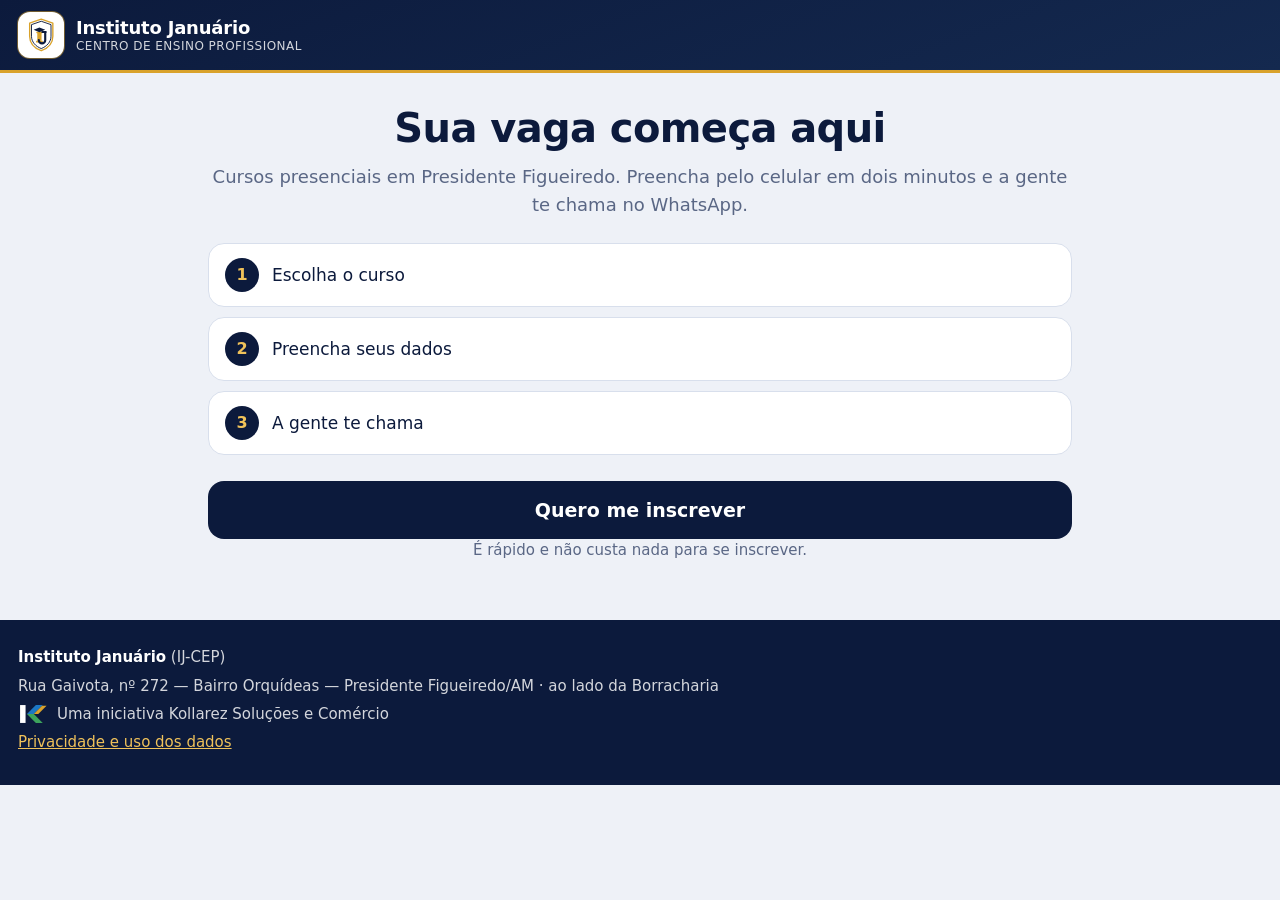
<file: index.html>
<!DOCTYPE html>
<html lang="pt-BR">
<head>
<meta charset="utf-8">
<meta name="viewport" content="width=device-width, initial-scale=1, viewport-fit=cover">
<title>Instituto Januário — Pré-matrícula</title>
<meta name="description" content="Cursos presenciais em Presidente Figueiredo (AM). Faça sua pré-matrícula pelo celular em poucos minutos.">
<meta name="theme-color" content="#123a75">
<!-- Fora do Google de propósito: quem chega aqui vem pelo link do vendedor.
     Quem procura no Google tem que cair no site público do Instituto. -->
<meta name="robots" content="noindex, nofollow">
<link rel="stylesheet" href="style.css?v=6">
</head>
<body>

<a class="pular" href="#inicio">Pular para o conteúdo</a>

<!-- ================= CABEÇALHO ================= -->
<header class="topo">
  <div class="topo-marca">
    <span class="topo-selo" id="topoSelo"></span>
    <span class="topo-nomes">
      <strong id="topoNome">Instituto Januário</strong>
      <small id="topoSub">Centro de Ensino Profissional</small>
    </span>
  </div>
</header>

<main id="inicio">

  <!-- ================= ABERTURA ================= -->
  <section class="capa" id="capa">
    <h1 id="capaTitulo">Comece um curso e mude o seu futuro</h1>
    <p id="capaApoio">Cursos presenciais em Presidente Figueiredo.</p>

    <div class="capa-passos" aria-hidden="true">
      <span><b>1</b> Escolha o curso</span>
      <span><b>2</b> Preencha seus dados</span>
      <span><b>3</b> A gente te chama</span>
    </div>

    <button class="botao botao-grande" type="button" id="btnComecar">
      Quero me inscrever
    </button>

    <p class="capa-nota">É rápido e não custa nada para se inscrever.</p>
  </section>

  <!-- ================= FICHA EM PASSOS ================= -->
  <section class="ficha" id="ficha" hidden>

    <div class="progresso" id="progresso">
      <div class="progresso-barra"><span id="progressoPreenchido"></span></div>
      <p class="progresso-texto" id="progressoTexto">Passo 1 de 5</p>
    </div>

    <form id="formulario" novalidate autocomplete="on">

      <!-- Anti-robô. Fica escondido; pessoa nenhuma vê ou preenche. -->
      <div class="fora-da-tela" aria-hidden="true">
        <label for="campoWebsite">Não preencha este campo</label>
        <input type="text" id="campoWebsite" name="campoWebsite" tabindex="-1" autocomplete="off">
      </div>

      <!-- PASSO 1 — CURSO -->
      <fieldset class="passo" id="passo1" data-passo="1">
        <legend class="passo-titulo">Qual curso você quer fazer?</legend>
        <p class="passo-ajuda">Toque no curso que você tem interesse.</p>
        <div class="cursos" id="listaCursos"></div>
        <p class="erro" id="erroCurso" hidden></p>

        <div class="bloco-condicional" id="blocoTurno" hidden>
          <h3 class="pergunta" id="tituloTurno">Qual horário é melhor para você?</h3>
          <p class="dica" id="dicaTurno">Pode marcar mais de um.</p>
          <div class="turmas" id="listaTurnos"></div>
          <p class="erro" id="erroTurno" hidden></p>
        </div>

        <div class="bloco-condicional" id="blocoFaixa" hidden>
          <h3 class="pergunta">Qual a idade do aluno?</h3>
          <p class="dica">As turmas são separadas por idade.</p>
          <div class="opcoes" id="listaFaixas"></div>
          <p class="erro" id="erroFaixa" hidden></p>
        </div>
      </fieldset>

      <!-- PASSO 2 — DADOS DO ALUNO -->
      <fieldset class="passo" id="passo2" data-passo="2" hidden>
        <legend class="passo-titulo">Sobre quem vai estudar</legend>

        <div class="campo">
          <label for="inNome">Qual o nome completo do aluno?</label>
          <p class="dica">Nome e sobrenome, como está no documento.</p>
          <input type="text" id="inNome" name="nome" autocomplete="name"
                 autocapitalize="words" enterkeyhint="next" required>
          <p class="erro" hidden></p>
        </div>

        <div class="campo">
          <label for="inNascimento">Qual a data de nascimento?</label>
          <p class="dica">Dia, mês e ano. Exemplo: 15/03/2005</p>
          <input type="text" id="inNascimento" name="nascimento"
                 inputmode="numeric" placeholder="__/__/____" maxlength="10"
                 enterkeyhint="next" required>
          <p class="erro" hidden></p>
        </div>

        <div class="campo">
          <span class="rotulo">Sexo</span>
          <div class="opcoes opcoes-curtas" id="listaSexo"></div>
          <p class="erro" id="erroSexo" hidden></p>
        </div>

        <!-- Aparece sozinho quando o aluno é menor de 18 anos -->
        <div class="bloco-responsavel" id="blocoResponsavel" hidden>
          <h3 class="pergunta">O aluno é menor de idade</h3>
          <p class="dica">Precisamos dos dados do pai, mãe ou responsável.</p>

          <div class="campo">
            <label for="inRespNome">Nome completo do responsável</label>
            <input type="text" id="inRespNome" name="responsavelNome"
                   autocapitalize="words" enterkeyhint="next">
            <p class="erro" hidden></p>
          </div>

          <div class="campo">
            <label for="inRespParentesco">O que é do aluno?</label>
            <p class="dica">Exemplo: mãe, pai, avó, tia.</p>
            <input type="text" id="inRespParentesco" name="responsavelParentesco"
                   autocapitalize="words" enterkeyhint="next">
            <p class="erro" hidden></p>
          </div>

          <div class="campo">
            <label for="inRespTelefone">WhatsApp do responsável</label>
            <p class="dica">É neste número que a gente vai falar.</p>
            <input type="tel" id="inRespTelefone" name="responsavelTelefone"
                   inputmode="numeric" placeholder="(92) 99999-9999" maxlength="15"
                   enterkeyhint="next">
            <p class="erro" hidden></p>
          </div>

          <div class="campo">
            <label for="inRespCPF">CPF do responsável</label>
            <p class="dica">Obrigatório. O aluno menor precisa dos dois CPFs.</p>
            <input type="text" id="inRespCPF" name="responsavelCPF"
                   inputmode="numeric" placeholder="000.000.000-00" maxlength="14"
                   enterkeyhint="next" required>
            <p class="erro" hidden></p>
          </div>
        </div>
      </fieldset>

      <!-- PASSO 3 — CONTATO -->
      <fieldset class="passo" id="passo3" data-passo="3" hidden>
        <legend class="passo-titulo">Como falamos com você</legend>

        <div class="campo">
          <label for="inTelefone">Qual o seu WhatsApp?</label>
          <p class="dica">Com o DDD. É por aqui que a gente te responde.</p>
          <input type="tel" id="inTelefone" name="telefone"
                 inputmode="numeric" autocomplete="tel"
                 placeholder="(92) 99999-9999" maxlength="15"
                 enterkeyhint="next" required>
          <p class="erro" hidden></p>
        </div>

        <div class="campo">
          <label for="inEmail">E-mail <span class="marca-opcional">(se tiver)</span></label>
          <input type="email" id="inEmail" name="email" autocomplete="email"
                 inputmode="email" enterkeyhint="next">
          <button type="button" class="botao-vazio" data-limpa="inEmail">Não tenho e-mail</button>
          <p class="erro" hidden></p>
        </div>

        <div class="campo">
          <label for="inInstagram">Instagram <span class="marca-opcional">(se tiver)</span></label>
          <input type="text" id="inInstagram" name="instagram"
                 autocapitalize="none" placeholder="@seuperfil" enterkeyhint="next">
          <button type="button" class="botao-vazio" data-limpa="inInstagram">Não tenho Instagram</button>
          <p class="erro" hidden></p>
        </div>

        <div class="campo">
          <label for="inRua">Rua ou avenida onde você mora</label>
          <input type="text" id="inRua" name="rua" autocomplete="address-line1"
                 autocapitalize="words" enterkeyhint="next" required>
          <p class="erro" hidden></p>
        </div>

        <div class="campo">
          <label for="inBairro">Bairro</label>
          <input type="text" id="inBairro" name="bairro"
                 autocapitalize="words" enterkeyhint="next" required>
          <p class="erro" hidden></p>
        </div>

        <div class="dupla">
          <div class="campo">
            <label for="inCidade">Cidade</label>
            <input type="text" id="inCidade" name="cidade"
                   autocapitalize="words" enterkeyhint="next" required>
            <p class="erro" hidden></p>
          </div>
          <div class="campo campo-curto">
            <label for="inEstado">Estado</label>
            <input type="text" id="inEstado" name="estado" maxlength="2"
                   autocapitalize="characters" enterkeyhint="next" required>
            <p class="erro" hidden></p>
          </div>
        </div>
      </fieldset>

      <!-- PASSO 4 — DOCUMENTOS -->
      <fieldset class="passo" id="passo4" data-passo="4" hidden>
        <legend class="passo-titulo">Documentos do aluno</legend>
        <p class="passo-ajuda">Se não tiver agora, tudo bem — é só avisar no botão.</p>

        <div class="campo">
          <label for="inCPF">CPF do aluno</label>
          <p class="dica">Só os números, a gente coloca os pontos. É obrigatório para fechar a matrícula.</p>
          <input type="text" id="inCPF" name="cpf"
                 inputmode="numeric" placeholder="000.000.000-00" maxlength="14"
                 enterkeyhint="next" required>
          <p class="erro" hidden></p>
        </div>

        <div class="campo">
          <label for="inRG">RG do aluno</label>
          <input type="text" id="inRG" name="rg" enterkeyhint="next">
          <button type="button" class="botao-vazio" data-naotenho="inRG">Não tenho RG agora</button>
          <p class="erro" hidden></p>
        </div>

        <!-- Quem atendeu vem antes de "como ficou sabendo": é a pergunta
             que decide a comissão, então merece o lugar de cima. -->
        <div class="campo" id="campoQuemAtendeu" hidden>
          <span class="rotulo">Alguém do Instituto falou com você sobre o curso?</span>
          <p class="dica">Assim a gente sabe quem te atendeu.</p>
          <div class="opcoes" id="listaQuemAtendeu"></div>
          <p class="erro" id="erroQuemAtendeu" hidden></p>
        </div>

        <div class="campo">
          <span class="rotulo">Como você ficou sabendo do curso?</span>
          <div class="opcoes" id="listaOrigens"></div>
          <p class="erro" id="erroOrigem" hidden></p>
        </div>

        <div class="campo" id="campoOrigemOutro" hidden>
          <label for="inOrigemOutro">Conta pra gente como foi</label>
          <input type="text" id="inOrigemOutro" name="comoSoubeOutro" enterkeyhint="next">
          <p class="erro" hidden></p>
        </div>
      </fieldset>

      <!-- PASSO 5 — CONFERIR E ENVIAR -->
      <fieldset class="passo" id="passo5" data-passo="5" hidden>
        <legend class="passo-titulo">Confira antes de enviar</legend>
        <p class="passo-ajuda">Leia com calma. Se algo estiver errado, toque em "corrigir".</p>

        <div class="revisao" id="revisao"></div>

        <div class="bloco-vendedor-revisao" id="revisaoVendedor"></div>

        <div class="consentimentos">
          <label class="consentimento">
            <input type="checkbox" id="chkContato" name="consenteContato">
            <span>Autorizo o Instituto Januário a entrar em contato comigo para falar sobre a matrícula, turmas, valores, calendário e documentos.</span>
          </label>
          <p class="erro" id="erroContato" hidden></p>

          <label class="consentimento">
            <input type="checkbox" id="chkDados" name="consenteDados">
            <span>Concordo que meus dados sejam guardados pelo Instituto para tratar da minha matrícula. <a href="privacidade.html" target="_blank" rel="noopener">Ver como cuidamos dos seus dados</a>.</span>
          </label>
          <p class="erro" id="erroDados" hidden></p>

          <label class="consentimento" id="consentimentoResponsavel" hidden>
            <input type="checkbox" id="chkResponsavel" name="consenteResponsavel">
            <span>Declaro que sou o responsável legal pelo aluno menor de idade e autorizo esta pré-matrícula.</span>
          </label>
          <p class="erro" id="erroRespDecl" hidden></p>
        </div>

        <button class="botao botao-grande botao-enviar" type="submit" id="btnEnviar">
          Enviar minha pré-matrícula
        </button>
        <p class="capa-nota">Depois de enviar, o WhatsApp abre sozinho para você falar com a gente.</p>
      </fieldset>

      <!-- NAVEGAÇÃO ENTRE PASSOS -->
      <nav class="navegacao" id="navegacao">
        <button class="botao botao-secundario" type="button" id="btnVoltar">Voltar</button>
        <button class="botao" type="button" id="btnContinuar">Continuar</button>
      </nav>

    </form>
  </section>

  <!-- ================= TELA DE SUCESSO ================= -->
  <section class="sucesso" id="sucesso" hidden aria-live="polite">
    <!-- O check é desenhado com traço animado, não é uma fonte nem emoji:
         fica igual em qualquer celular. -->
    <svg class="sucesso-marca" viewBox="0 0 72 72" aria-hidden="true" focusable="false">
      <circle class="sucesso-anel" cx="36" cy="36" r="32"/>
      <path class="sucesso-risco" d="M22 37.5 L32 47 L51 27"/>
    </svg>

    <h2>Pronto! Recebemos sua pré-matrícula.</h2>
    <p class="sucesso-nome" id="sucessoNome"></p>

    <div class="sucesso-proximos">
      <h3>O que acontece agora</h3>
      <ol>
        <li>O WhatsApp abre com sua mensagem já escrita — é só tocar em enviar.</li>
        <li>A nossa equipe confirma sua vaga e explica valores e horários.</li>
        <li>Você vem à escola com os documentos e fecha a matrícula.</li>
      </ol>
    </div>

    <div class="sucesso-documentos" id="sucessoDocumentos"></div>

    <a class="botao botao-grande botao-zap" id="linkZapReserva" href="#" target="_blank" rel="noopener">
      O WhatsApp não abriu? Toque aqui
    </a>

    <button class="botao botao-secundario" type="button" id="btnNovaFicha">
      Fazer outra pré-matrícula
    </button>
  </section>

</main>

<!-- ================= RODAPÉ ================= -->
<footer class="rodape">
  <p><strong id="rodapeNome">Instituto Januário</strong> <span id="rodapeSigla"></span></p>
  <p id="rodapeEndereco"></p>
  <p id="rodapeParceria"></p>
  <p><a href="privacidade.html">Privacidade e uso dos dados</a></p>
</footer>

<script src="config.js?v=6"></script>
<script src="marca.js?v=6"></script>
<script src="app.js?v=6"></script>
</body>
</html>
</file>
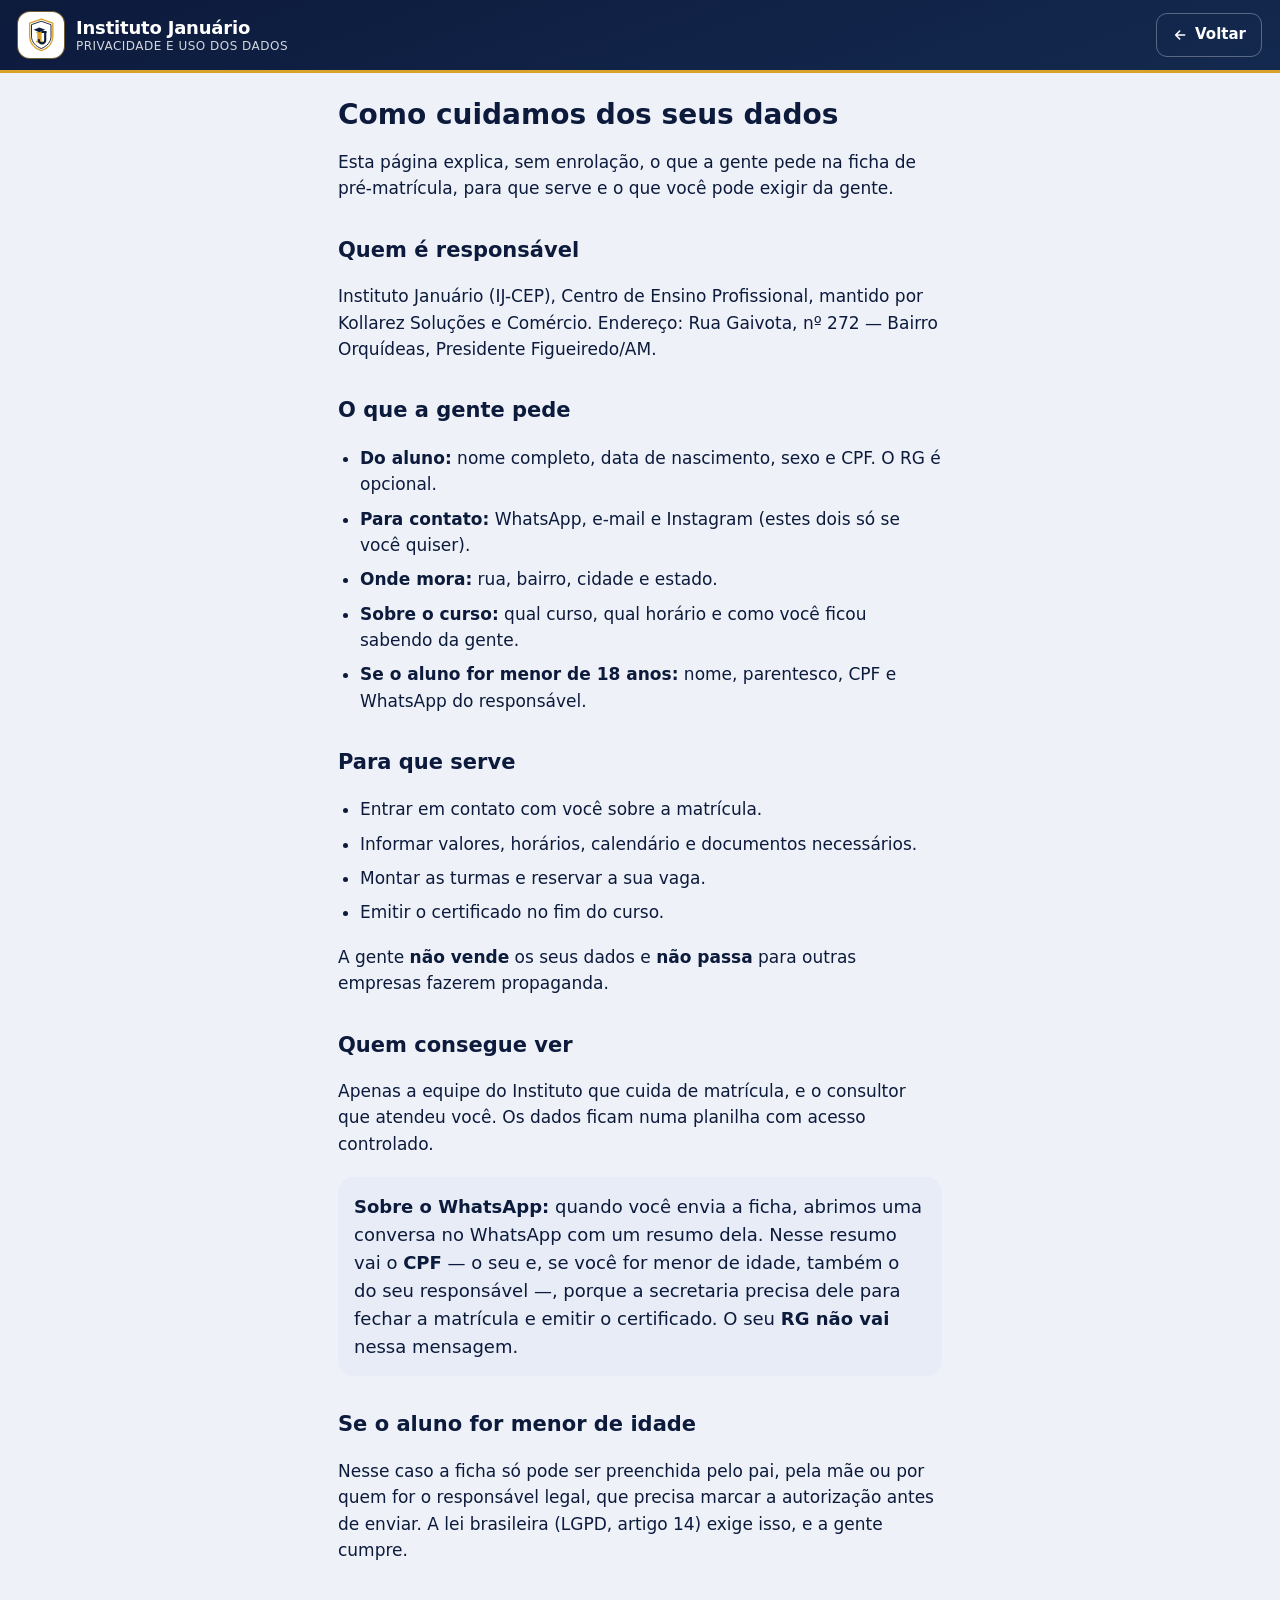
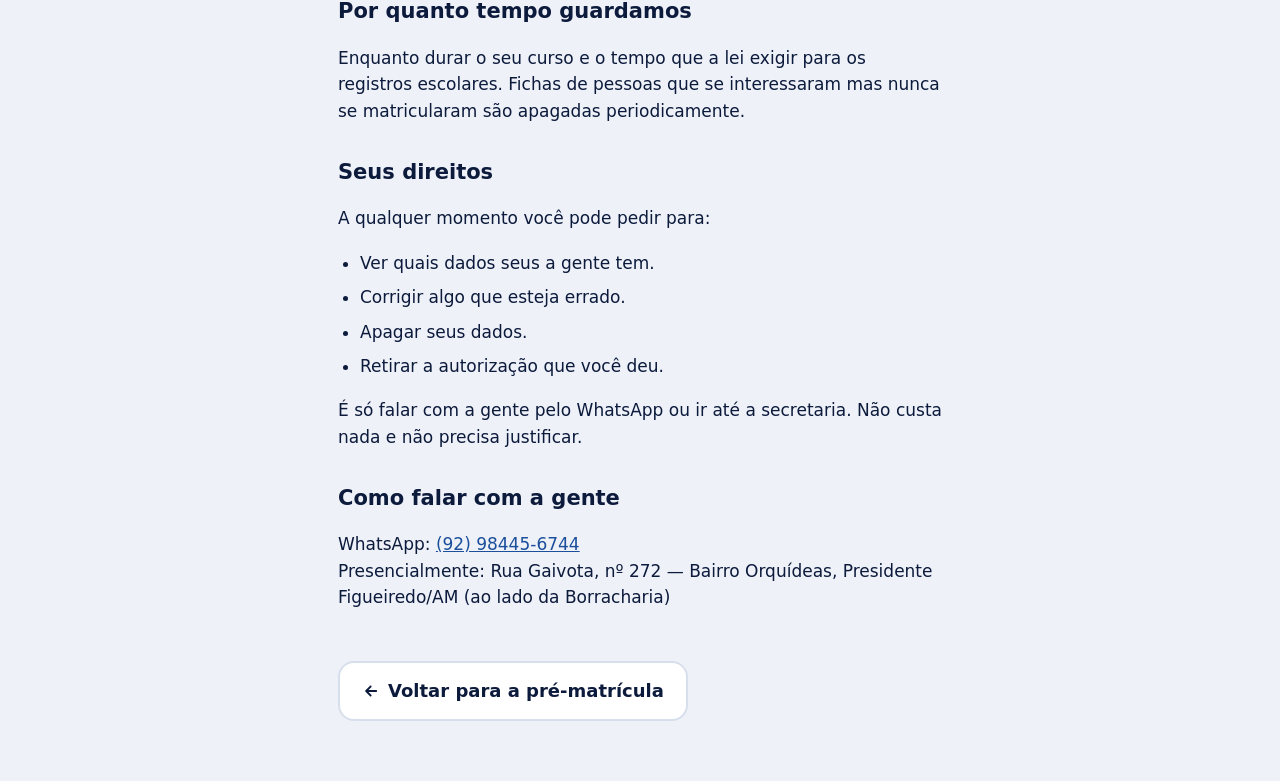
<file: privacidade.html>
<!DOCTYPE html>
<html lang="pt-BR">
<head>
<meta charset="utf-8">
<meta name="viewport" content="width=device-width, initial-scale=1">
<title>Privacidade e uso dos dados — Instituto Januário</title>
<link rel="stylesheet" href="style.css?v=6">
<style>
  .texto { max-width: 640px; margin: 0 auto; padding: 24px 18px 60px; }
  .texto h1 { font-size: 28px; line-height: 1.25; margin: 0 0 8px; }
  .texto h2 { font-size: 21px; margin: 32px 0 8px; }
  .texto p, .texto li { font-size: 17px; }
  .texto ul { padding-left: 22px; }
  .texto li { margin-bottom: 8px; }
  .destaque {
    background: var(--marcaSuave); border-radius: var(--raio);
    padding: 16px; margin: 20px 0;
  }
</style>
</head>
<body>

<header class="topo">
  <div class="topo-marca">
    <span class="topo-selo" id="topoSelo"></span>
    <span class="topo-nomes">
      <strong id="hNome">Instituto Januário</strong>
      <small>Privacidade e uso dos dados</small>
    </span>

    <!-- Voltar também aqui em cima: quem abre esta página no meio do
         formulário não deveria precisar rolar até o fim para sair. -->
    <a class="topo-voltar" href="index.html" aria-label="Voltar para a pré-matrícula">
      <svg class="icone" viewBox="0 0 24 24" aria-hidden="true" fill="none"
           stroke="currentColor" stroke-width="2.4" stroke-linecap="round" stroke-linejoin="round">
        <path d="M19 12H6M11.5 6l-6 6 6 6"/>
      </svg>
      Voltar
    </a>
  </div>
</header>

<main class="texto">
  <h1>Como cuidamos dos seus dados</h1>
  <p>Esta página explica, sem enrolação, o que a gente pede na ficha de
     pré-matrícula, para que serve e o que você pode exigir da gente.</p>

  <h2>Quem é responsável</h2>
  <p id="pResponsavel"></p>

  <h2>O que a gente pede</h2>
  <ul>
    <li><strong>Do aluno:</strong> nome completo, data de nascimento, sexo e CPF. O RG é opcional.</li>
    <li><strong>Para contato:</strong> WhatsApp, e-mail e Instagram (estes dois só se você quiser).</li>
    <li><strong>Onde mora:</strong> rua, bairro, cidade e estado.</li>
    <li><strong>Sobre o curso:</strong> qual curso, qual horário e como você ficou sabendo da gente.</li>
    <li><strong>Se o aluno for menor de 18 anos:</strong> nome, parentesco, CPF e WhatsApp do responsável.</li>
  </ul>

  <h2>Para que serve</h2>
  <ul>
    <li>Entrar em contato com você sobre a matrícula.</li>
    <li>Informar valores, horários, calendário e documentos necessários.</li>
    <li>Montar as turmas e reservar a sua vaga.</li>
    <li>Emitir o certificado no fim do curso.</li>
  </ul>
  <p>A gente <strong>não vende</strong> os seus dados e <strong>não passa</strong>
     para outras empresas fazerem propaganda.</p>

  <h2>Quem consegue ver</h2>
  <p>Apenas a equipe do Instituto que cuida de matrícula, e o consultor que
     atendeu você. Os dados ficam numa planilha com acesso controlado.</p>
  <div class="destaque">
    <strong>Sobre o WhatsApp:</strong> quando você envia a ficha, abrimos uma
    conversa no WhatsApp com um resumo dela. Nesse resumo vai o
    <strong>CPF</strong> — o seu e, se você for menor de idade, também o do seu
    responsável —, porque a secretaria precisa dele para fechar a matrícula e
    emitir o certificado. O seu <strong>RG não vai</strong> nessa mensagem.
  </div>

  <h2>Se o aluno for menor de idade</h2>
  <p>Nesse caso a ficha só pode ser preenchida pelo pai, pela mãe ou por quem for
     o responsável legal, que precisa marcar a autorização antes de enviar.
     A lei brasileira (LGPD, artigo 14) exige isso, e a gente cumpre.</p>

  <h2>Por quanto tempo guardamos</h2>
  <p>Enquanto durar o seu curso e o tempo que a lei exigir para os registros
     escolares. Fichas de pessoas que se interessaram mas nunca se matricularam
     são apagadas periodicamente.</p>

  <h2>Seus direitos</h2>
  <p>A qualquer momento você pode pedir para:</p>
  <ul>
    <li>Ver quais dados seus a gente tem.</li>
    <li>Corrigir algo que esteja errado.</li>
    <li>Apagar seus dados.</li>
    <li>Retirar a autorização que você deu.</li>
  </ul>
  <p>É só falar com a gente pelo WhatsApp ou ir até a secretaria. Não custa nada
     e não precisa justificar.</p>

  <h2>Como falar com a gente</h2>
  <p id="pContato"></p>

  <a class="botao botao-secundario voltar-rodape" href="index.html">
    <svg class="icone" viewBox="0 0 24 24" aria-hidden="true" fill="none"
         stroke="currentColor" stroke-width="2.4" stroke-linecap="round" stroke-linejoin="round">
      <path d="M19 12H6M11.5 6l-6 6 6 6"/>
    </svg>
    Voltar para a pré-matrícula
  </a>
</main>

<script src="config.js?v=6"></script>
<script src="marca.js?v=6"></script>
<script>
  document.getElementById("topoSelo").innerHTML = MARCA.selo(38);
  document.title = 'Privacidade — ' + INSTITUTO.nome;
  document.getElementById('hNome').textContent = INSTITUTO.nome;

  document.getElementById('pResponsavel').textContent =
    `${INSTITUTO.nome} (${INSTITUTO.sigla}), ${INSTITUTO.subtitulo}, ` +
    `mantido por ${INSTITUTO.parceira}. Endereço: ${INSTITUTO.endereco}, ` +
    `${INSTITUTO.cidade}/${INSTITUTO.estado}.`;

  const numero = INSTITUTO.whatsappGeral;
  const legivel = numero.replace(/^55(\d{2})(\d{5})(\d{4})$/, '($1) $2-$3');
  document.getElementById('pContato').innerHTML =
    `WhatsApp: <a href="https://wa.me/${numero}" target="_blank" rel="noopener">${legivel}</a>` +
    `<br>Presencialmente: ${INSTITUTO.endereco}, ${INSTITUTO.cidade}/${INSTITUTO.estado}` +
    (INSTITUTO.referencia ? ` (${INSTITUTO.referencia})` : '');
</script>
</body>
</html>
</file>
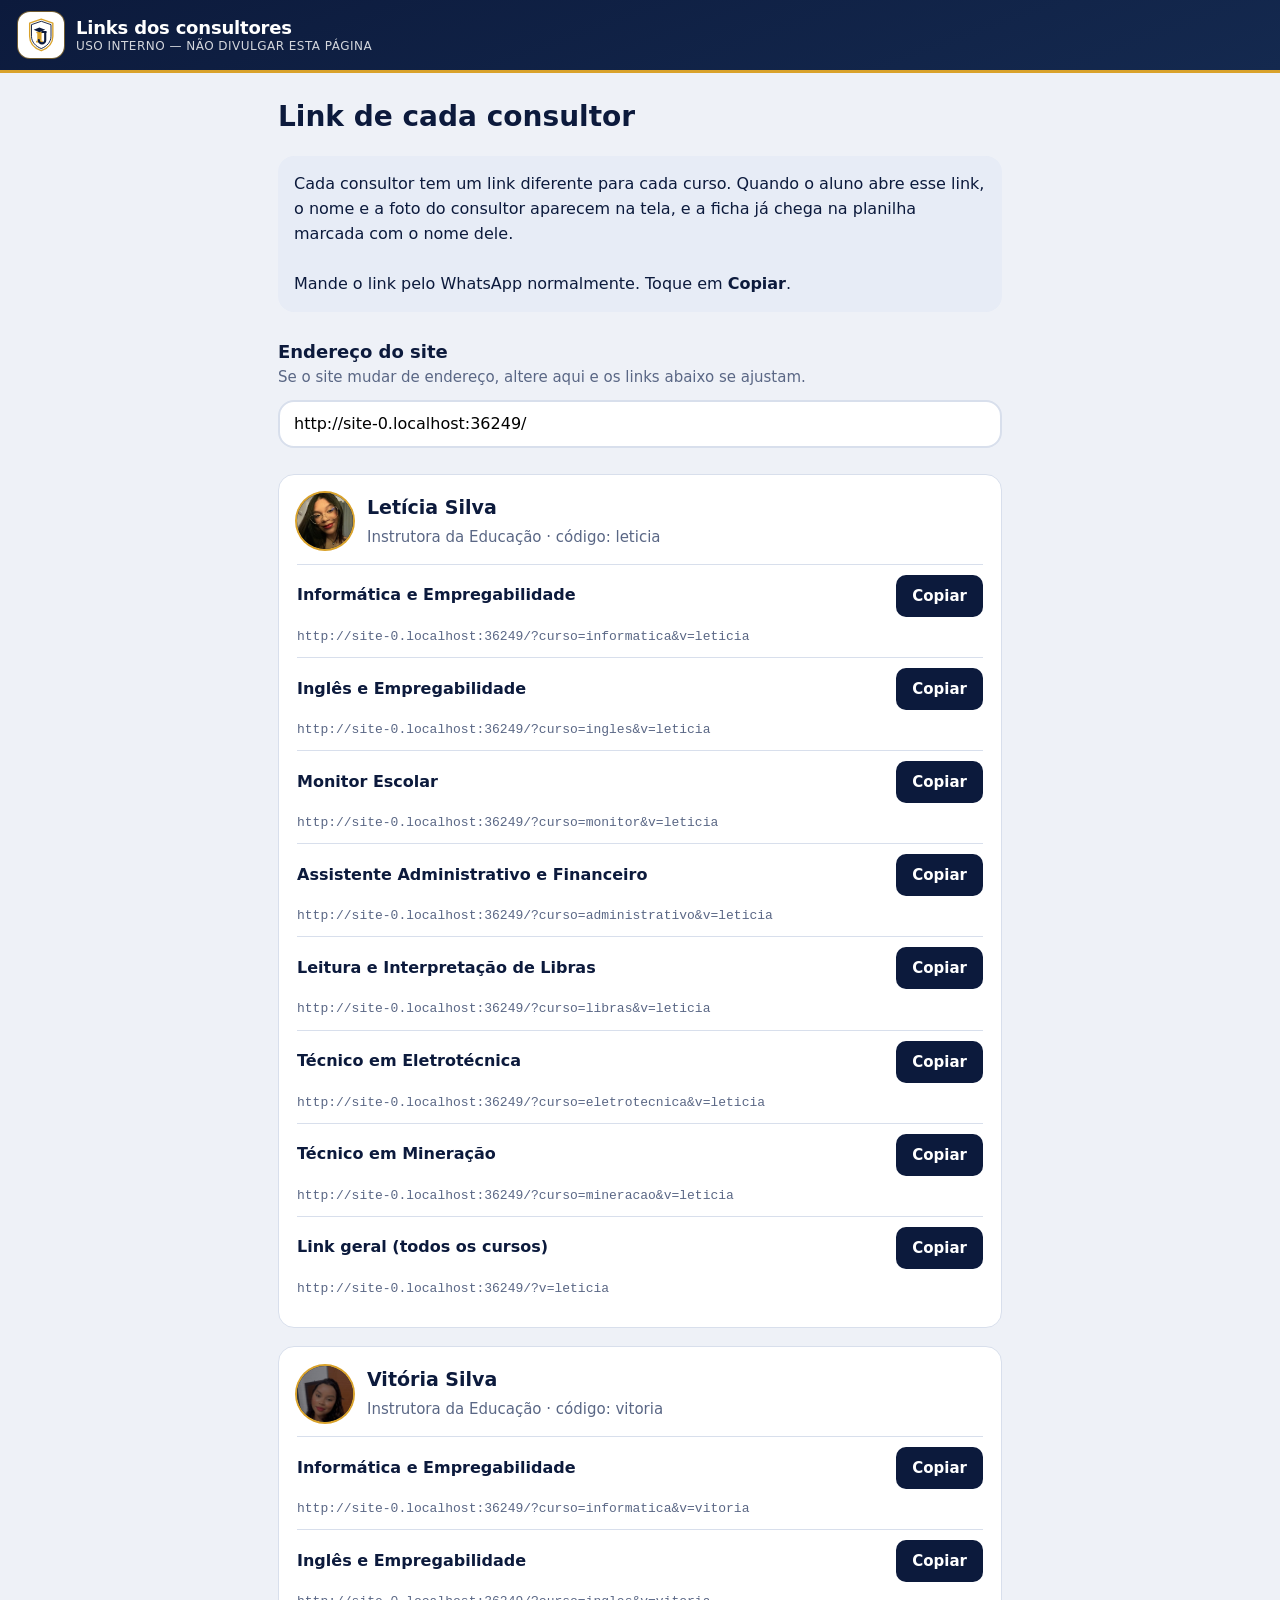
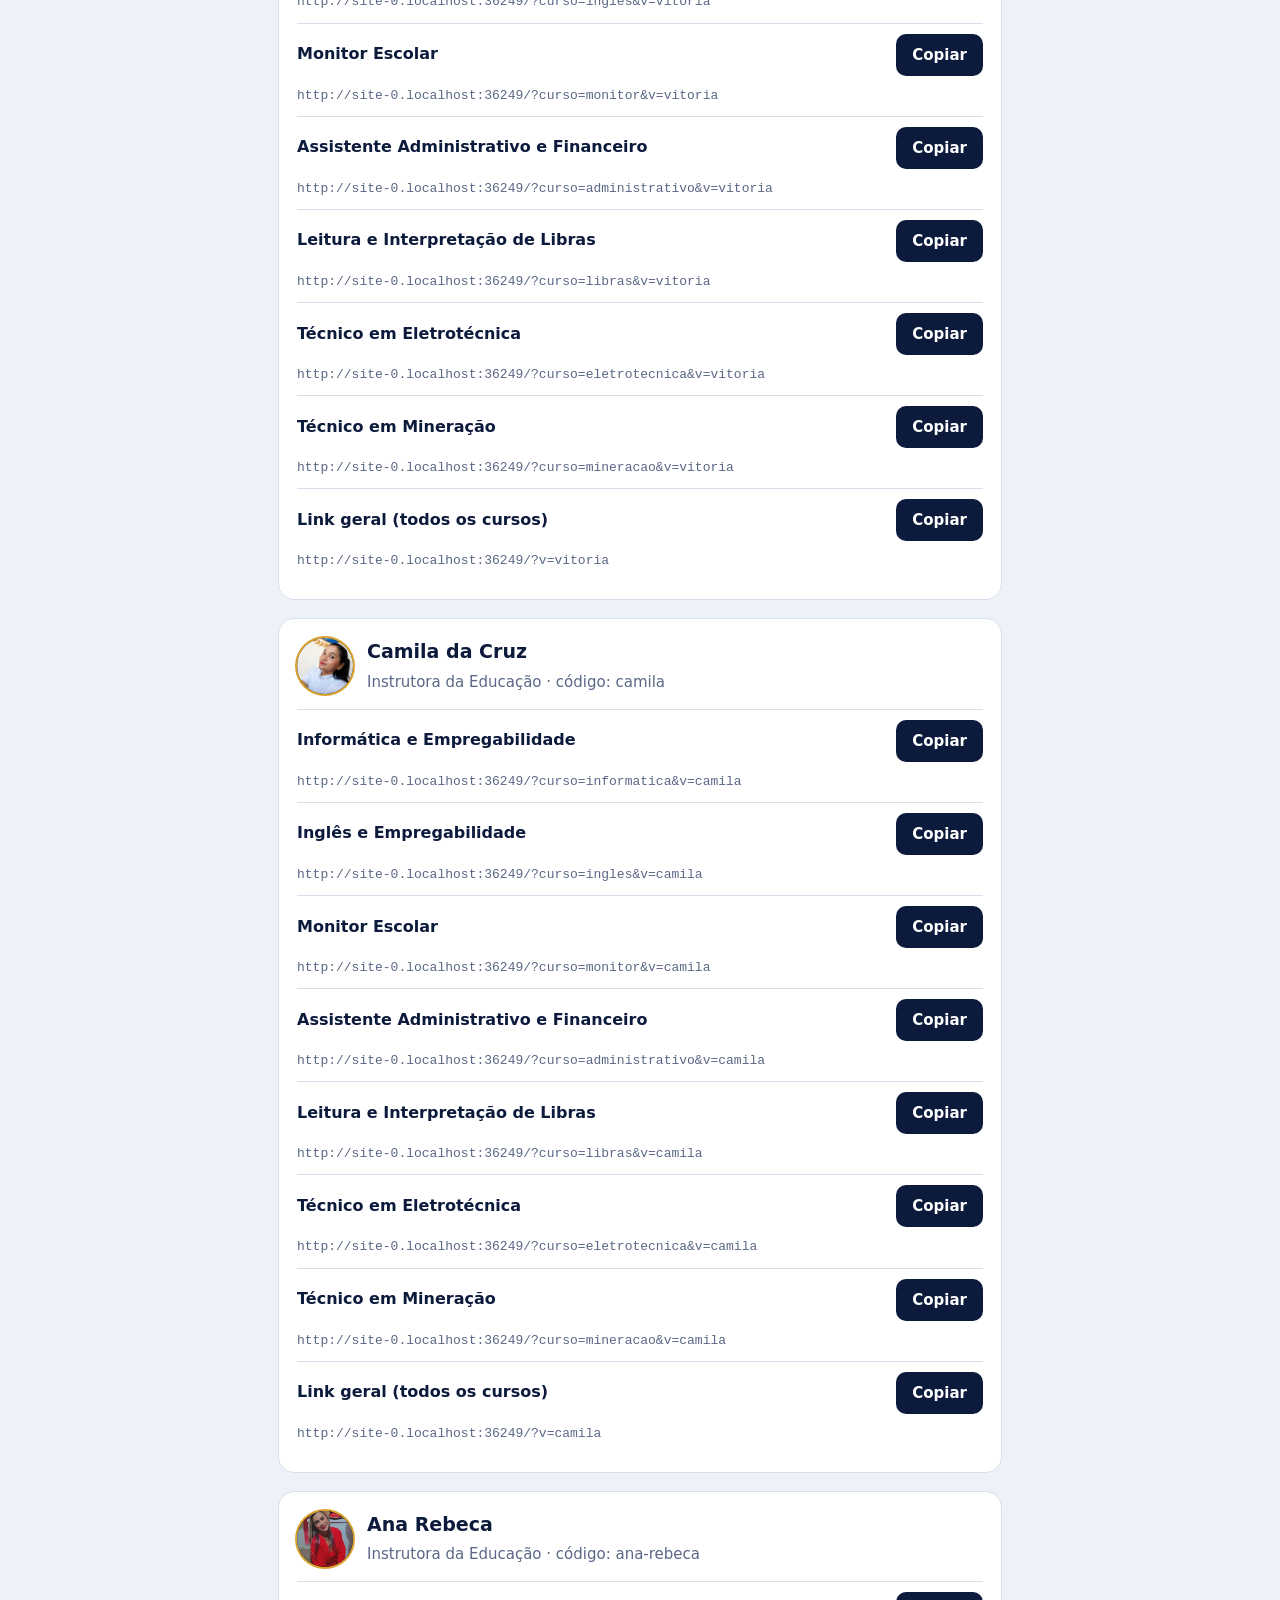
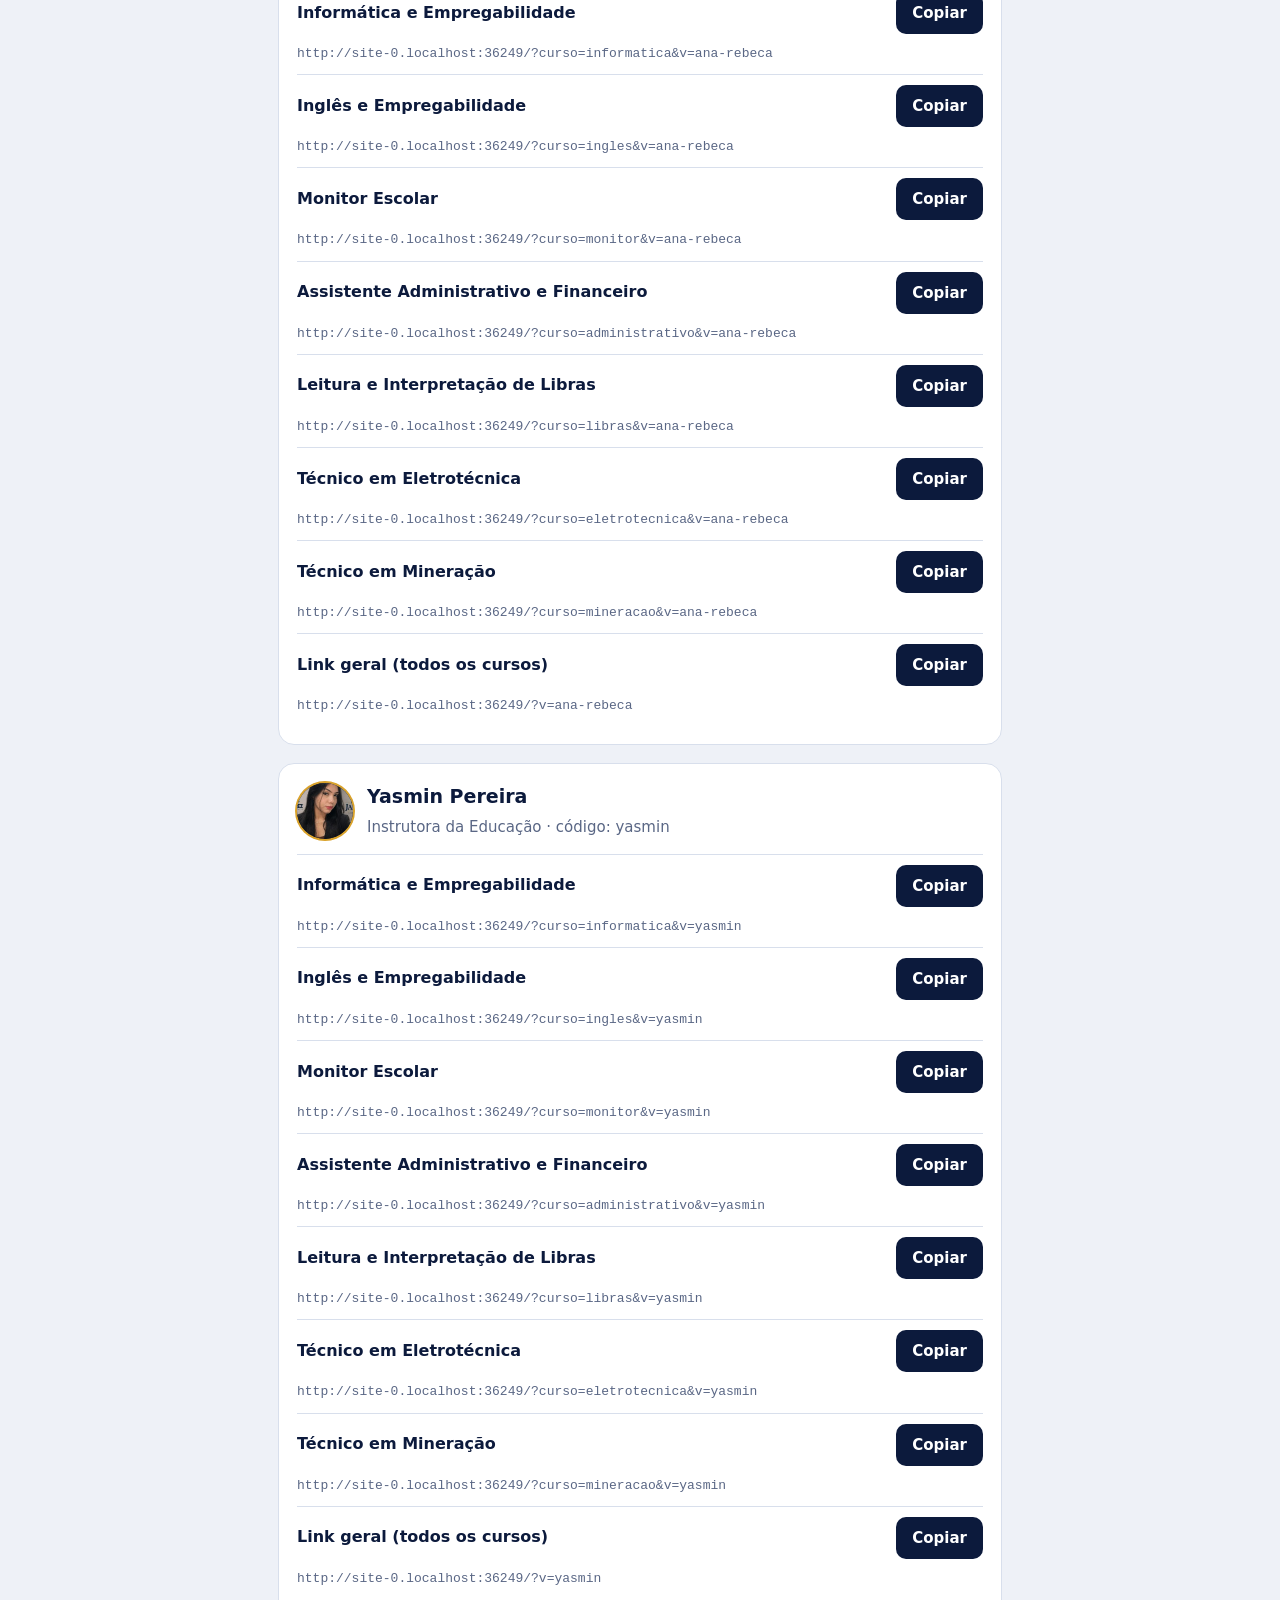
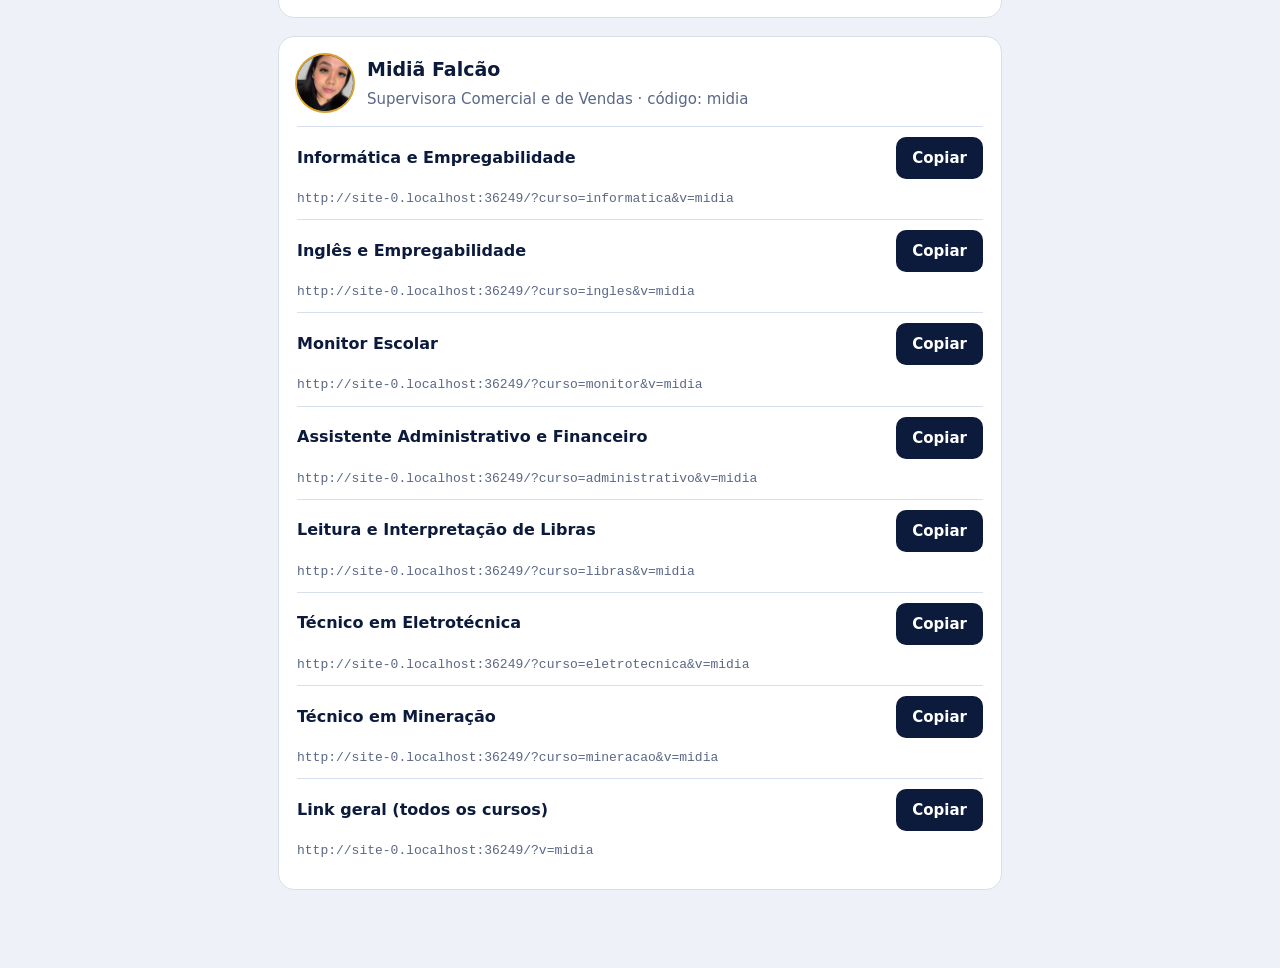
<file: vendedores.html>
<!DOCTYPE html>
<html lang="pt-BR">
<head>
<meta charset="utf-8">
<meta name="viewport" content="width=device-width, initial-scale=1">
<meta name="robots" content="noindex, nofollow">
<title>Links dos consultores — Instituto Januário</title>
<link rel="stylesheet" href="style.css?v=6">
<style>
  .painel { max-width: 760px; margin: 0 auto; padding: 22px 18px 60px; }
  .painel h1 { font-size: 28px; margin: 0 0 6px; }
  .painel .aviso {
    background: var(--marcaSuave); border-radius: var(--raio);
    padding: 16px; margin: 18px 0 26px; font-size: 16px;
  }
  .vend {
    background: var(--caixa); border: 1px solid var(--borda);
    border-radius: var(--raio); padding: 18px; margin-bottom: 18px;
  }
  .vend-topo { display: flex; align-items: center; gap: 14px; margin-bottom: 14px; }
  .vend-retrato {
    width: 56px; height: 56px; flex: none;
    border-radius: 50%; overflow: hidden; position: relative;
    display: grid; place-items: center;
    background: var(--marca);
    box-shadow: 0 0 0 2px var(--marca2);
  }
  .vend-retrato .retrato-img { position: absolute; inset: 0; width: 100%; height: 100%; object-fit: cover; }
  .vend-retrato .retrato-monograma { color: var(--marca2Clara); font-weight: 800; font-size: 18px; }
  .vend-topo strong { display: block; font-size: 19px; }
  .vend-topo span { color: var(--texto2); font-size: 15px; }
  .link-linha {
    display: flex; align-items: center; gap: 10px;
    padding: 10px 0; border-top: 1px solid var(--borda);
    flex-wrap: wrap;
  }
  .link-curso { font-weight: 700; flex: 1 1 180px; font-size: 16px; }
  .link-url {
    flex: 1 1 100%; font-size: 13px; color: var(--texto2);
    overflow-wrap: anywhere; font-family: ui-monospace, Consolas, monospace;
  }
  .btn-copiar {
    min-height: 42px; padding: 8px 16px; flex: none;
    background: var(--marca); color: #fff; border: none;
    border-radius: 10px; font-family: inherit; font-size: 15px;
    font-weight: 700; cursor: pointer;
  }
  .btn-copiar[data-copiado="1"] { background: var(--ok); }
  .base {
    width: 100%; min-height: 48px; padding: 12px 14px;
    border: 2px solid var(--borda); border-radius: var(--raio);
    font-size: 16px; font-family: inherit; margin-bottom: 26px;
  }
</style>
</head>
<body>

<header class="topo">
  <div class="topo-marca">
    <span class="topo-selo" id="topoSelo"></span>
    <span class="topo-nomes">
      <strong>Links dos consultores</strong>
      <small>Uso interno — não divulgar esta página</small>
    </span>
  </div>
</header>

<main class="painel">
  <h1>Link de cada consultor</h1>
  <p class="aviso">
    Cada consultor tem um link diferente para cada curso. Quando o aluno abre
    esse link, o nome e a foto do consultor aparecem na tela, e a ficha já
    chega na planilha marcada com o nome dele.
    <br><br>
    Mande o link pelo WhatsApp normalmente. Toque em <strong>Copiar</strong>.
  </p>

  <label for="base"><strong>Endereço do site</strong></label>
  <p class="dica">Se o site mudar de endereço, altere aqui e os links abaixo se ajustam.</p>
  <input class="base" id="base" type="text">

  <div id="lista"></div>
</main>

<script src="config.js?v=6"></script>
<script src="marca.js?v=6"></script>
<script>
(function () {
  const campoBase = document.getElementById('base');
  const lista = document.getElementById('lista');

  document.getElementById("topoSelo").innerHTML = MARCA.selo(38);

  campoBase.value = location.href.replace(/vendedores\.html.*$/, '');

  function montar() {
    const base = campoBase.value.trim().replace(/\/?$/, '/');
    const ativos = CURSOS.filter(c => c.ativo);

    lista.innerHTML = VENDEDORES.map(v => `
      <div class="vend">
        <div class="vend-topo">
          <span class="vend-retrato">${MARCA.retrato(v)}</span>
          <div>
            <strong>${v.nome}</strong>
            <span>${v.cargo} · código: ${v.codigo}</span>
          </div>
        </div>
        ${ativos.map(c => {
          const url = `${base}?curso=${c.id}&v=${v.codigo}`;
          return `<div class="link-linha">
                    <span class="link-curso">${c.nome}</span>
                    <button class="btn-copiar" type="button" data-url="${url}">Copiar</button>
                    <span class="link-url">${url}</span>
                  </div>`;
        }).join('')}
        <div class="link-linha">
          <span class="link-curso">Link geral (todos os cursos)</span>
          <button class="btn-copiar" type="button" data-url="${base}?v=${v.codigo}">Copiar</button>
          <span class="link-url">${base}?v=${v.codigo}</span>
        </div>
      </div>`).join('');

    lista.querySelectorAll('.btn-copiar').forEach(b => {
      b.addEventListener('click', async () => {
        try {
          await navigator.clipboard.writeText(b.dataset.url);
        } catch (_) {
          prompt('Copie o link abaixo:', b.dataset.url);
          return;
        }
        b.textContent = 'Copiado!';
        b.dataset.copiado = '1';
        setTimeout(() => { b.textContent = 'Copiar'; b.dataset.copiado = '0'; }, 1800);
      });
    });
  }

  campoBase.addEventListener('input', montar);
  montar();
})();
</script>
</body>
</html>
</file>
<file: style.css>
/* ==========================================================================
   INSTITUTO JANUÁRIO — FICHA DE PRÉ-MATRÍCULA
   Desenhado primeiro para celular de 360px. As cores vêm do config.js.

   REGRAS DE COR — nascem do brasão e não devem ser quebradas:
   1) Azul-marinho #0C1A3C é a cor institucional. Cabeçalho, títulos e
      botão principal.
   2) Dourado #D9A22B sobre branco dá ~2,3:1 — NUNCA é texto em fundo
      claro. Só filete, anel, moldura e ícone de traço grosso.
      Sobre o marinho ele passa de 6:1 e aí pode ser texto.
   3) Verde só em botão de WhatsApp. Se tem verde, tem gente para conversar.
   4) Nada de vermelho fora de mensagem de erro.
   ========================================================================== */

*, *::before, *::after { box-sizing: border-box; }

:root {
  --fundo:       #eef1f7;
  --caixa:       #ffffff;
  --texto:       #0C1A3C;
  --texto2:      #5a6785;
  --borda:       #d8dfec;
  --marca:       #0C1A3C;
  --marcaClara:  #1B4F9C;
  --marca2:      #D9A22B;
  --marca2Clara: #F0C25A;
  --marcaSuave:  #e7ecf6;
  --ok:          #1a7f4b;
  --erro:        #c0392b;

  --raio: 16px;
  --toque: 52px;                  /* nada clicável fica menor que isto */
  --sombra: 0 2px 10px rgba(12, 26, 60, .07);
  --sombraAlta: 0 8px 28px rgba(12, 26, 60, .14);

  /* Uma curva só no site inteiro: sai rápido, chega devagar. */
  --curva: cubic-bezier(.22, .61, .36, 1);
}

html { -webkit-text-size-adjust: 100%; scroll-behavior: smooth; }

body {
  margin: 0;
  padding: 0 0 env(safe-area-inset-bottom);
  background: var(--fundo);
  color: var(--texto);
  font-family: system-ui, -apple-system, "Segoe UI", Roboto, Arial, sans-serif;
  font-size: 18px;                /* base grande de propósito */
  line-height: 1.55;
  overflow-x: hidden;
}

img { max-width: 100%; display: block; }
a { color: var(--marcaClara); }

:focus-visible {
  outline: 3px solid var(--marca2);
  outline-offset: 3px;
  border-radius: 6px;
}

.pular { position: absolute; left: -9999px; }
.pular:focus {
  left: 12px; top: 12px; z-index: 99;
  background: var(--marca); color: #fff;
  padding: 12px 18px; border-radius: var(--raio);
}

.fora-da-tela {
  position: absolute !important;
  width: 1px; height: 1px;
  overflow: hidden; clip: rect(0 0 0 0);
  white-space: nowrap;
}

/* Ícones de traço, herdam a cor do texto ao redor. */
.icone { width: 1em; height: 1em; flex: none; vertical-align: -.13em; }


/* ==========================================================================
   ANIMAÇÕES
   Orçamento curto de propósito: entrada dos cartões, troca de passo,
   barra de progresso e o check do final. Nada roda em laço infinito.
   ========================================================================== */

@keyframes surgir {
  from { opacity: 0; transform: translateY(14px); }
  to   { opacity: 1; transform: none; }
}
@keyframes entrarPasso {
  from { opacity: 0; transform: translateX(18px); }
  to   { opacity: 1; transform: none; }
}
@keyframes riscar { to { stroke-dashoffset: 0; } }
@keyframes pulsoAnel {
  0%   { transform: scale(.7); opacity: 0; }
  60%  { opacity: 1; }
  100% { transform: scale(1); opacity: 1; }
}

/* Entrada escalonada. O índice vem do --ordem que o app.js escreve. */
.entra {
  animation: surgir .42s var(--curva) backwards;
  animation-delay: calc(var(--ordem, 0) * 55ms);
}

.passo:not([hidden]) { animation: entrarPasso .34s var(--curva); }


/* ==========================================================================
   CABEÇALHO
   ========================================================================== */

.topo {
  background: linear-gradient(160deg, #0C1A3C 0%, #14294f 100%);
  color: #fff;
  padding: 12px 18px;
  border-bottom: 3px solid var(--marca2);
  position: sticky; top: 0; z-index: 30;
}
.topo-marca { display: flex; align-items: center; gap: 12px; }

/* O brasão ganha um campo claro atrás: ele foi desenhado para viver
   sobre branco, e é assim que aparece no material impresso. */
.topo-selo {
  width: 46px; height: 46px; flex: none;
  display: grid; place-items: center;
  background: #fff;
  border-radius: 12px;
  box-shadow: 0 0 0 1px rgba(217, 162, 43, .5);
}
.topo-selo .brasao { height: 36px; width: auto; }

.topo-nomes { display: flex; flex-direction: column; line-height: 1.22; }
.topo-nomes strong { font-size: 18px; letter-spacing: -.2px; }
.topo-nomes small { font-size: 12px; opacity: .82; letter-spacing: .04em; text-transform: uppercase; }

/* Voltar no canto do cabeçalho. Existe nas páginas de apoio para quem
   abriu no meio do formulário não ter que rolar até o fim para sair. */
.topo-voltar {
  margin-left: auto;
  display: inline-flex; align-items: center; gap: 7px;
  flex: none;
  min-height: 44px; padding: 8px 15px;
  border: 1px solid rgba(255, 255, 255, .3);
  border-radius: 11px;
  color: #fff; text-decoration: none;
  font-size: 15px; font-weight: 600;
  transition: background-color .16s var(--curva), border-color .16s var(--curva);
}
.topo-voltar:hover { background: rgba(255, 255, 255, .12); border-color: var(--marca2); }
.topo-voltar .icone { width: 16px; height: 16px; }

/* Em tela estreita o texto sai e sobra só a seta, para não espremer o nome. */
@media (max-width: 400px) {
  .topo-voltar { font-size: 0; gap: 0; padding: 8px 12px; }
  .topo-voltar .icone { width: 20px; height: 20px; }
}

.voltar-rodape { margin-top: 34px; }


/* ==========================================================================
   RETRATO DA EQUIPE
   Usado na lista "quem falou com você", no passo 4, e no resumo final.
   Não existe mais cartão no topo da tela: a atribuição é confirmada pela
   própria pessoa no fim, nunca anunciada antes.
   ========================================================================== */

/* O retrato é uma moldura: dentro entra a foto real ou o monograma. */
.indicacao-foto {
  width: 68px; height: 68px; flex: none;
  border-radius: 50%;
  overflow: hidden;
  display: grid; place-items: center;
  position: relative;
  background: var(--marca);
  box-shadow: 0 0 0 3px var(--marca2), 0 0 0 4px rgba(255,255,255,.9);
}
.indicacao-foto--pequena { width: 44px; height: 44px; box-shadow: 0 0 0 2px var(--marca2); }

/* A foto cobre o monograma. Some sozinha se o arquivo não existir. */
.retrato-img {
  position: absolute; inset: 0;
  width: 100%; height: 100%; object-fit: cover;
}
.retrato-monograma {
  color: var(--marca2Clara);
  font-weight: 800;
  font-size: 22px;
  letter-spacing: .5px;
}
.indicacao-foto--pequena .retrato-monograma { font-size: 15px; }



/* ==========================================================================
   ABERTURA
   ========================================================================== */

.capa { padding: 26px 18px 34px; text-align: center; }
.capa h1 {
  font-size: 32px; line-height: 1.16; margin: 6px 0 12px;
  letter-spacing: -.6px; font-weight: 800;
}
.capa p { color: var(--texto2); margin: 0 0 24px; }

.capa-passos { display: grid; gap: 10px; margin: 0 0 26px; text-align: left; }
.capa-passos span {
  display: flex; align-items: center; gap: 13px;
  background: var(--caixa); border: 1px solid var(--borda);
  border-radius: var(--raio); padding: 14px 16px;
  font-size: 17px;
  animation: surgir .4s var(--curva) backwards;
}
.capa-passos span:nth-child(2) { animation-delay: .08s; }
.capa-passos span:nth-child(3) { animation-delay: .16s; }
.capa-passos b {
  width: 34px; height: 34px; flex: none;
  display: grid; place-items: center;
  background: var(--marca); color: var(--marca2Clara);
  border-radius: 50%; font-size: 16px;
}
.capa-nota { font-size: 15px; color: var(--texto2); margin: 14px 0 0; }


/* ==========================================================================
   BOTÕES
   ========================================================================== */

.botao {
  min-height: var(--toque);
  padding: 14px 22px;
  background: var(--marca); color: #fff;
  border: none; border-radius: var(--raio);
  font-size: 18px; font-weight: 700;
  font-family: inherit;
  cursor: pointer;
  display: inline-flex; align-items: center; justify-content: center;
  gap: 8px;
  text-decoration: none;
  transition: transform .1s var(--curva), background-color .18s var(--curva);
}
.botao:hover { background: #16305e; }
.botao:active { transform: scale(.985); }
.botao:disabled { opacity: .55; cursor: not-allowed; }

.botao-grande { width: 100%; min-height: 58px; font-size: 19px; }
.botao-secundario {
  background: var(--caixa); color: var(--marca);
  border: 2px solid var(--borda);
}
.botao-secundario:hover { background: var(--marcaSuave); }
.botao-enviar { background: var(--ok); }
.botao-enviar:hover { background: #15683d; }
.botao-zap { background: #1FA855; }
.botao-zap:hover { background: #188945; }

.botao-vazio {
  margin-top: 8px;
  min-height: 44px; padding: 8px 14px;
  background: none; border: 1px dashed var(--borda);
  border-radius: 10px;
  color: var(--texto2); font-size: 15px; font-family: inherit;
  cursor: pointer;
}
.botao-vazio[data-ativo="1"] {
  background: var(--marcaSuave);
  border-style: solid; border-color: var(--marcaClara);
  color: var(--marcaClara); font-weight: 700;
}


/* ==========================================================================
   PROGRESSO
   ========================================================================== */

.progresso { padding: 18px 18px 4px; }
.progresso-barra {
  height: 10px; background: var(--borda);
  border-radius: 99px; overflow: hidden;
}
.progresso-barra span {
  display: block; height: 100%; width: 20%;
  background: linear-gradient(90deg, var(--marca2) 0%, var(--marca2Clara) 100%);
  border-radius: 99px;
  transition: width .45s var(--curva);
}
.progresso-texto { margin: 8px 0 0; font-size: 15px; font-weight: 700; color: var(--texto2); }


/* ==========================================================================
   FICHA
   ========================================================================== */

.ficha { padding: 0 0 120px; }

.passo { border: none; margin: 0; padding: 18px; }
.passo-titulo {
  font-size: 27px; font-weight: 800; line-height: 1.22;
  padding: 0; margin: 0 0 6px; letter-spacing: -.4px;
}
.passo-ajuda { color: var(--texto2); margin: 0 0 20px; font-size: 16px; }

.pergunta { font-size: 20px; margin: 0 0 4px; }
.rotulo { display: block; font-weight: 700; margin-bottom: 4px; }
.dica { font-size: 15px; color: var(--texto2); margin: 0 0 10px; }
.marca-opcional { font-weight: 400; color: var(--texto2); font-size: 15px; }

.campo { margin-bottom: 22px; }
.campo label { display: block; font-weight: 700; margin-bottom: 4px; }

.campo input[type="text"],
.campo input[type="tel"],
.campo input[type="email"] {
  width: 100%;
  min-height: var(--toque);
  padding: 12px 14px;
  font-size: 18px; font-family: inherit;
  color: var(--texto);
  background: var(--caixa);
  border: 2px solid var(--borda);
  border-radius: 12px;
  transition: border-color .16s var(--curva), box-shadow .16s var(--curva);
}
.campo input:focus {
  outline: none;
  border-color: var(--marcaClara);
  box-shadow: 0 0 0 4px rgba(27, 79, 156, .14);
}
.campo input[aria-invalid="true"] { border-color: var(--erro); }

.dupla { display: flex; gap: 12px; }
.dupla .campo { flex: 1; }
.campo-curto { max-width: 110px; }

.erro {
  color: var(--erro); font-size: 15px; font-weight: 600;
  margin: 6px 0 0;
}
.erro::before { content: "⚠ "; }


/* ==========================================================================
   CARTÃO DE CURSO
   O cartão carrega tudo que a pessoa precisa para decidir: o que é,
   para que serve, quanto dura e quanto custa. Sem precisar perguntar.
   ========================================================================== */

.cursos { display: grid; gap: 14px; }

.curso-cartao {
  display: flex; flex-direction: column; gap: 12px;
  width: 100%;
  text-align: left;
  padding: 16px;
  background: var(--caixa);
  border: 2px solid var(--borda);
  border-radius: var(--raio);
  font-family: inherit; font-size: 17px; color: var(--texto);
  cursor: pointer;
  position: relative;
  transition: border-color .18s var(--curva), box-shadow .18s var(--curva),
              transform .18s var(--curva);
}
.curso-cartao:hover { border-color: #b9c6de; box-shadow: var(--sombra); }
.curso-cartao:active { transform: scale(.995); }

.curso-cartao[aria-pressed="true"] {
  border-color: var(--marca);
  box-shadow: 0 0 0 3px rgba(217, 162, 43, .35), var(--sombraAlta);
}

.curso-topo { display: flex; align-items: flex-start; gap: 13px; }

/* A ilustração do curso, desenhada em marca.js. */
.ilustra {
  width: 58px; height: 58px; flex: none;
  border-radius: 15px;
  box-shadow: 0 2px 8px rgba(12, 26, 60, .18);
  transition: transform .25s var(--curva);
}
.curso-cartao[aria-pressed="true"] .ilustra { transform: scale(1.05) rotate(-2deg); }

.curso-titulos { flex: 1; min-width: 0; }
.curso-nome { display: block; font-weight: 800; font-size: 18px; line-height: 1.24; }
.curso-chamada { display: block; color: var(--marcaClara); font-size: 14.5px; font-weight: 600; margin-top: 3px; }

/* O círculo de marcação. Vazio quando não escolhido, cheio quando sim. */
.curso-marca {
  width: 30px; height: 30px; flex: none;
  border-radius: 50%;
  border: 2px solid var(--borda);
  display: grid; place-items: center;
  color: transparent;
  transition: background-color .2s var(--curva), border-color .2s var(--curva), color .2s var(--curva);
}
.curso-marca .icone { width: 17px; height: 17px; }
.curso-cartao[aria-pressed="true"] .curso-marca {
  background: var(--marca); border-color: var(--marca); color: #fff;
}

.curso-paraquem {
  display: block;
  font-size: 15px; line-height: 1.42; color: var(--texto);
  padding-left: 11px;
  border-left: 3px solid var(--marca2);
}
.curso-descricao { display: block; font-size: 15px; line-height: 1.5; color: var(--texto2); }

.curso-etiquetas { display: flex; flex-wrap: wrap; gap: 7px; }
.etiqueta {
  display: inline-flex; align-items: center; gap: 6px;
  font-size: 13px; font-weight: 600; line-height: 1.3;
  padding: 5px 10px;
  border-radius: 9px;
  background: var(--marcaSuave);
  color: var(--marca);
}
.etiqueta .icone { width: 14px; height: 14px; color: var(--marcaClara); }

/* Valores. O dourado aqui é só o filete de cima — o texto é marinho. */
.curso-precos {
  display: block;
  border-top: 2px solid var(--marca2);
  background: #fbfcfe;
  border-radius: 0 0 10px 10px;
  padding: 11px 12px 4px;
  margin-top: 2px;
}
.preco-matricula {
  display: inline-block;
  font-size: 13px; font-weight: 700;
  color: var(--marca);
  background: rgba(217, 162, 43, .18);
  padding: 3px 9px; border-radius: 20px;
  margin-bottom: 8px;
}
.preco-linha {
  display: flex; align-items: baseline; justify-content: space-between;
  gap: 12px; padding: 4px 0;
  border-top: 1px solid #eef1f6;
}
.preco-linha:first-of-type { border-top: none; }
.preco-linha em { font-style: normal; font-size: 14.5px; color: var(--texto2); }
.preco-linha b { font-size: 19px; font-weight: 800; letter-spacing: -.3px; font-variant-numeric: tabular-nums; }
.preco-nota { display: block; font-size: 13px; color: var(--texto2); line-height: 1.4; padding: 6px 0 4px; }


/* ==========================================================================
   TURMAS — a grade de horários reais
   ========================================================================== */

.turmas { display: grid; gap: 10px; }

.turma {
  display: flex; align-items: center; gap: 12px;
  width: 100%; text-align: left;
  min-height: var(--toque);
  padding: 13px 14px;
  background: var(--caixa);
  border: 2px solid var(--borda);
  border-radius: 13px;
  font-family: inherit; color: var(--texto);
  cursor: pointer;
  transition: border-color .16s var(--curva), background-color .16s var(--curva);
}
.turma:hover { border-color: #b9c6de; }
.turma[aria-pressed="true"] { border-color: var(--marca); background: var(--marcaSuave); }

.turma-marca {
  width: 26px; height: 26px; flex: none;
  border-radius: 8px;
  border: 2px solid var(--borda);
  display: grid; place-items: center;
  color: transparent;
  transition: background-color .18s var(--curva), border-color .18s var(--curva), color .18s var(--curva);
}
.turma-marca .icone { width: 15px; height: 15px; }
.turma[aria-pressed="true"] .turma-marca {
  background: var(--marca); border-color: var(--marca); color: #fff;
}

.turma-corpo { flex: 1; min-width: 0; }
.turma-dias { display: block; font-weight: 700; font-size: 16px; line-height: 1.25; }
.turma-hora {
  display: flex; align-items: center; gap: 6px;
  font-size: 15px; color: var(--texto2); margin-top: 2px;
  font-variant-numeric: tabular-nums;
}
.turma-hora .icone { width: 14px; height: 14px; color: var(--marcaClara); }
.turma-nota { display: block; font-size: 13.5px; color: var(--texto2); margin-top: 3px; line-height: 1.35; }

.turma-etiqueta {
  flex: none;
  font-size: 12px; font-weight: 700; line-height: 1.3;
  text-align: right;
  color: var(--marca);
  background: rgba(217, 162, 43, .16);
  padding: 5px 9px; border-radius: 8px;
  max-width: 92px;
}


/* ==========================================================================
   OPÇÕES SIMPLES (sexo, faixa etária, origem, quem atendeu)
   ========================================================================== */

.opcoes { display: grid; gap: 10px; }
.opcoes-curtas { grid-template-columns: repeat(auto-fit, minmax(100px, 1fr)); }

.opcao {
  display: flex; align-items: center; gap: 12px;
  width: 100%; min-height: var(--toque);
  padding: 12px 14px;
  text-align: left;
  background: var(--caixa);
  border: 2px solid var(--borda);
  border-radius: 13px;
  font-family: inherit; font-size: 17px; font-weight: 600; color: var(--texto);
  cursor: pointer;
  transition: border-color .16s var(--curva), background-color .16s var(--curva);
}
.opcao:hover { border-color: #b9c6de; }
.opcao[aria-pressed="true"] {
  border-color: var(--marca); background: var(--marcaSuave);
}
.opcao-detalhe { display: block; font-size: 14px; color: var(--texto2); font-weight: 400; }
.opcao-icone {
  width: 34px; height: 34px; flex: none;
  display: grid; place-items: center;
  border-radius: 50%;
  background: var(--marcaSuave);
  color: var(--marcaClara);
}
.opcao-icone .icone { width: 19px; height: 19px; }

.bloco-condicional {
  margin-top: 26px; padding-top: 22px;
  border-top: 1px solid var(--borda);
  animation: surgir .4s var(--curva);
}
.bloco-responsavel {
  margin-top: 26px; padding: 18px;
  background: var(--marcaSuave);
  border-radius: var(--raio);
  border-left: 4px solid var(--marca2);
  animation: surgir .4s var(--curva);
}
.bloco-responsavel .pergunta { color: var(--marca); }


/* ==========================================================================
   REVISÃO
   ========================================================================== */

.revisao { display: grid; gap: 12px; margin-bottom: 22px; }
.revisao-bloco {
  background: var(--caixa);
  border: 1px solid var(--borda);
  border-radius: var(--raio);
  padding: 14px 16px;
}
.revisao-topo {
  display: flex; align-items: center; justify-content: space-between;
  gap: 12px; margin-bottom: 8px;
}
.revisao-topo h3 { margin: 0; font-size: 17px; }
.revisao-corrigir {
  background: none; border: 1px solid var(--borda); border-radius: 8px;
  color: var(--marcaClara); font-family: inherit; font-size: 15px; font-weight: 600;
  padding: 7px 13px; min-height: 40px; cursor: pointer;
}
.revisao-corrigir:hover { background: var(--marcaSuave); }
.revisao-linha { display: flex; gap: 10px; padding: 5px 0; font-size: 16px; }
.revisao-rotulo { color: var(--texto2); flex: none; min-width: 108px; }
.revisao-valor { font-weight: 600; overflow-wrap: anywhere; }

.bloco-vendedor-revisao:not(:empty) {
  display: flex; align-items: center; gap: 13px;
  background: var(--caixa);
  border: 1px solid var(--borda);
  border-left: 3px solid var(--marca2);
  border-radius: var(--raio);
  padding: 13px 15px; margin-bottom: 22px;
}
.bloco-vendedor-revisao p { margin: 0; font-size: 15px; color: var(--texto2); }
.bloco-vendedor-revisao strong { display: block; font-size: 17px; color: var(--texto); }


/* ==========================================================================
   CONSENTIMENTOS E NAVEGAÇÃO
   ========================================================================== */

.consentimentos { display: grid; gap: 14px; margin-bottom: 26px; }
.consentimento {
  display: flex; gap: 13px; align-items: flex-start;
  background: var(--caixa);
  border: 2px solid var(--borda);
  border-radius: var(--raio);
  padding: 14px 16px;
  font-size: 16px; line-height: 1.45;
  cursor: pointer;
  transition: border-color .16s var(--curva), background-color .16s var(--curva);
}
.consentimento input {
  width: 26px; height: 26px; flex: none; margin: 0;
  accent-color: var(--ok);
}
.consentimento:has(input:checked) { border-color: var(--ok); background: #f2faf5; }

.navegacao {
  position: fixed; left: 0; right: 0; bottom: 0; z-index: 20;
  display: flex; gap: 12px;
  padding: 12px 18px calc(12px + env(safe-area-inset-bottom));
  background: rgba(255, 255, 255, .96);
  border-top: 1px solid var(--borda);
}
.navegacao .botao { flex: 1; }
.navegacao .botao-secundario { flex: 0 0 38%; }


/* ==========================================================================
   SUCESSO
   ========================================================================== */

.sucesso { padding: 40px 18px 60px; text-align: center; }

.sucesso-marca {
  width: 86px; height: 86px;
  margin: 0 auto 20px;
  fill: none;
  stroke-linecap: round;
  stroke-linejoin: round;
}
.sucesso-anel {
  stroke: var(--ok); stroke-width: 4;
  transform-origin: center;
  animation: pulsoAnel .5s var(--curva) backwards;
}
.sucesso-risco {
  stroke: var(--ok); stroke-width: 6;
  stroke-dasharray: 52;
  stroke-dashoffset: 52;
  animation: riscar .45s var(--curva) .3s forwards;
}

.sucesso h2 { font-size: 27px; line-height: 1.25; margin: 0 0 8px; letter-spacing: -.4px; }
.sucesso-nome { color: var(--texto2); margin: 0 0 26px; font-size: 17px; }

.sucesso-proximos, .sucesso-documentos {
  background: var(--caixa);
  border: 1px solid var(--borda);
  border-radius: var(--raio);
  padding: 18px; margin-bottom: 16px;
  text-align: left;
}
.sucesso-proximos h3, .sucesso-documentos h3 { margin: 0 0 12px; font-size: 18px; }
.sucesso-proximos ol { margin: 0; padding-left: 22px; }
.sucesso-proximos li { margin-bottom: 10px; font-size: 16px; }

.sucesso-documentos { border-left: 3px solid var(--marca2); }
.sucesso-documentos ul { margin: 0; padding: 0; list-style: none; display: grid; gap: 9px; }
.sucesso-documentos li { display: flex; gap: 10px; align-items: flex-start; font-size: 16px; }
.sucesso-documentos .icone { width: 20px; height: 20px; color: var(--ok); margin-top: 3px; }

.sucesso .botao { margin-bottom: 12px; }


/* ==========================================================================
   RODAPÉ
   ========================================================================== */

.rodape {
  background: var(--marca); color: rgba(255, 255, 255, .82);
  padding: 26px 18px calc(26px + env(safe-area-inset-bottom));
  font-size: 15px;
}
.rodape p { margin: 0 0 5px; }
.rodape a { color: var(--marca2Clara); }
.rodape strong { color: #fff; }
.rodape-kollarez {
  display: inline-flex; vertical-align: -6px; margin-right: 8px;
  color: #fff;                 /* pinta a haste do K, que usa currentColor */
}


/* ==========================================================================
   TELAS MAIORES
   ========================================================================== */

@media (min-width: 700px) {
  .capa, .passo, .progresso, .sucesso, .indicacao { max-width: 640px; margin-inline: auto; }
  .navegacao { justify-content: center; }
  .navegacao .botao { max-width: 260px; }
  .navegacao .botao-secundario { flex: 0 0 180px; }
  .cursos { grid-template-columns: 1fr 1fr; }
  .capa h1 { font-size: 40px; }
  .turmas { grid-template-columns: 1fr 1fr; }
}

@media (min-width: 1000px) {
  .capa, .passo, .progresso, .sucesso, .indicacao { max-width: 900px; }
  .cursos { grid-template-columns: repeat(3, 1fr); }
}


/* ==========================================================================
   QUEM PEDIU MENOS MOVIMENTO
   ========================================================================== */

@media (prefers-reduced-motion: reduce) {
  html { scroll-behavior: auto; }
  *, *::before, *::after {
    animation-duration: .001ms !important;
    animation-iteration-count: 1 !important;
    transition-duration: .001ms !important;
  }
  .sucesso-risco { stroke-dashoffset: 0; }
}
</file>
